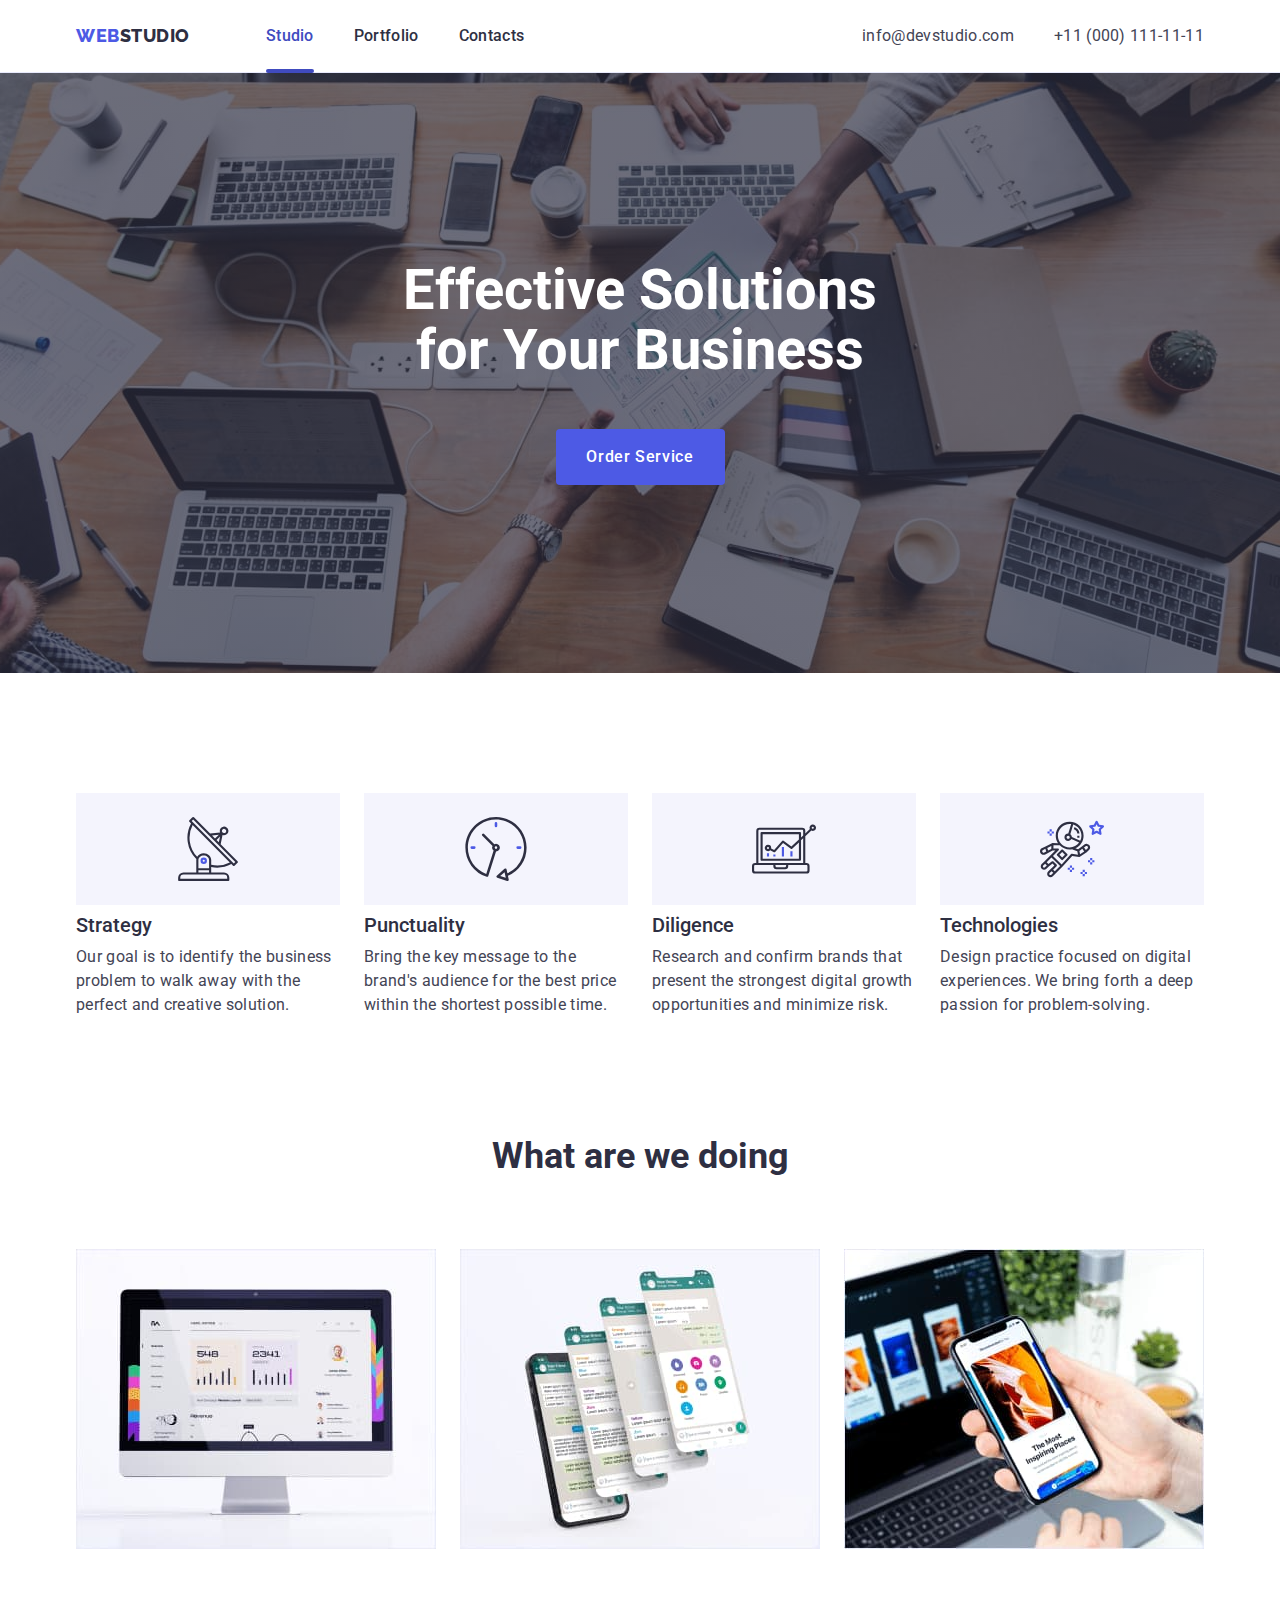
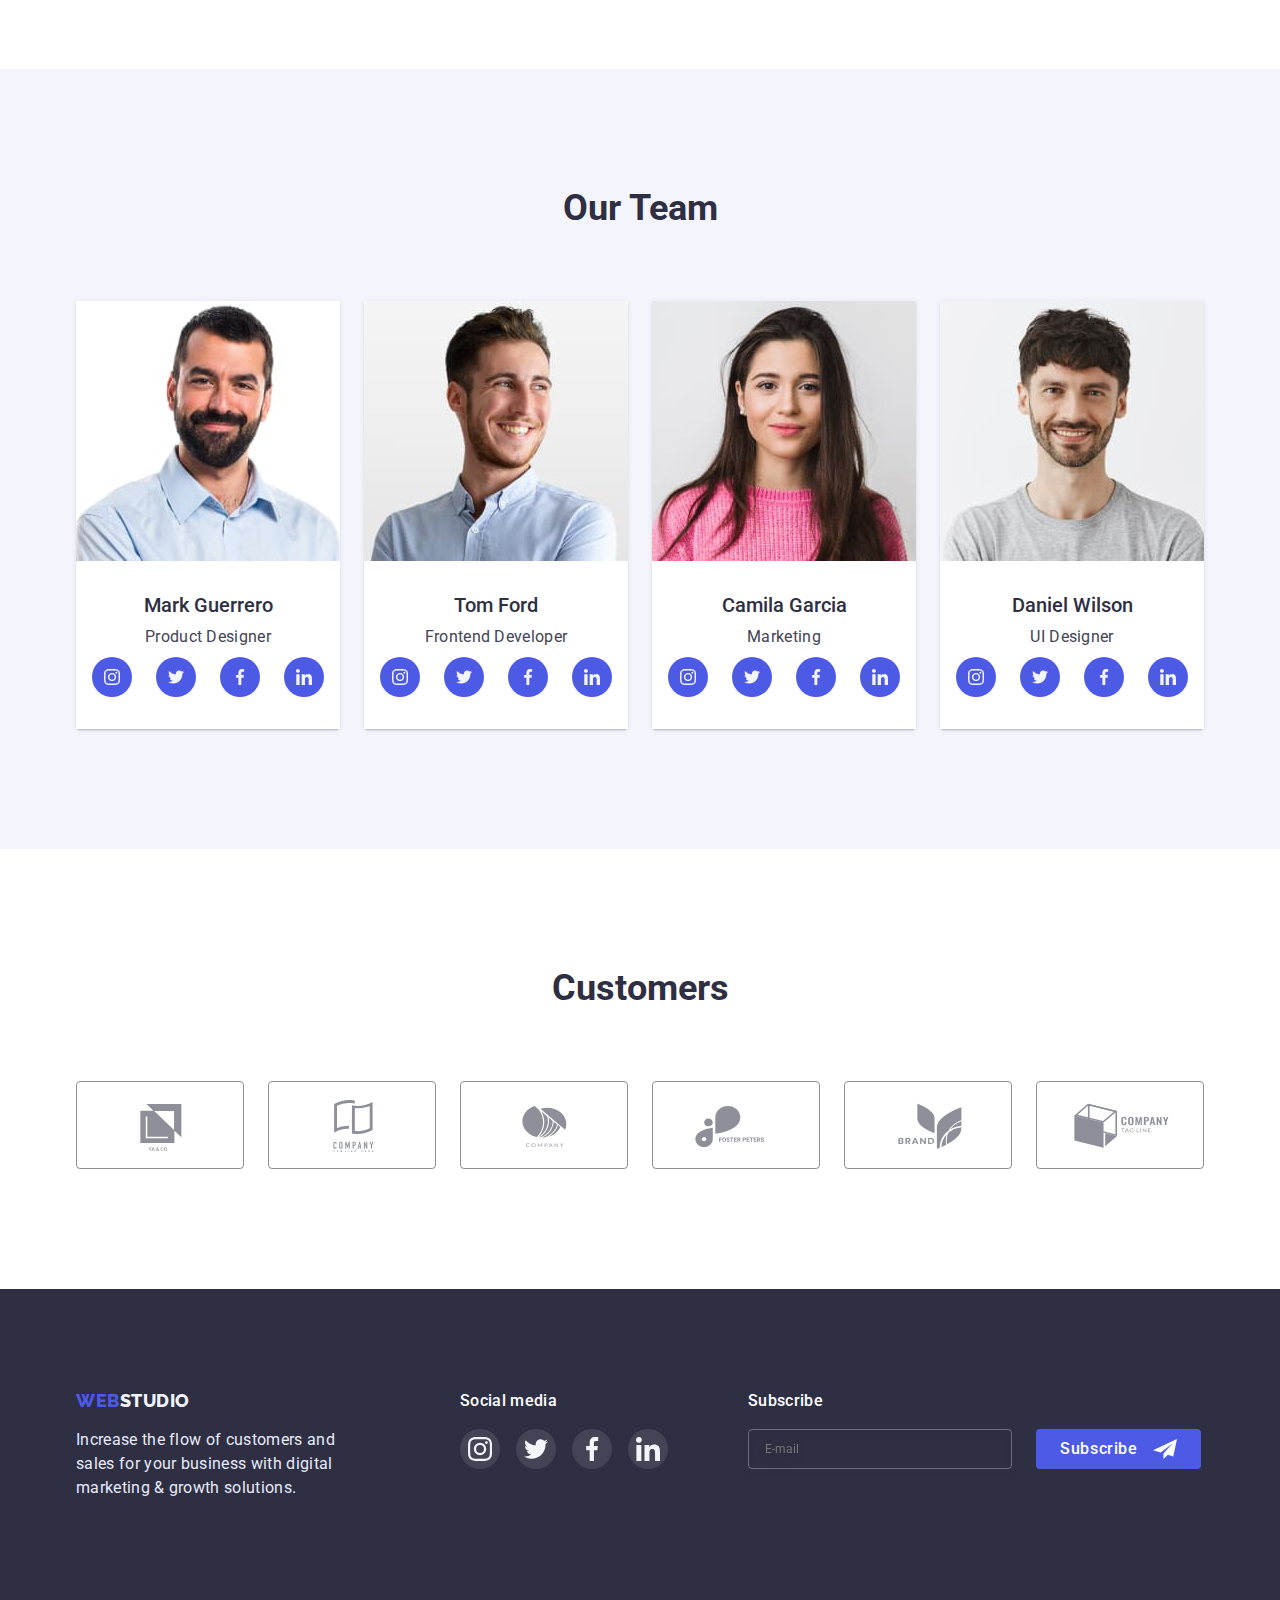
<file: index.html>
<!DOCTYPE html>
<html lang="en">

<head>
    <meta charset="UTF-8">
    <meta http-equiv="X-UA-Compatible" content="IE=edge">
    <meta name="viewport" content="width=device-width, initial-scale=1.0">
    <title>WebStudio</title>
    <link href="https://cdnjs.cloudflare.com/ajax/libs/modern-normalize/1.1.0/modern-normalize.min.css"
        rel="stylesheet">
    <link href="https://fonts.googleapis.com" rel="preconnect">
    <link href="https://fonts.gstatic.com" rel="preconnect" crossorigin>
    <link href="https://fonts.googleapis.com/css2?family=Raleway:wght@800&family=Roboto:wght@400;500;700&display=swap"
        rel="stylesheet">
    <link href="./css/styles.css" rel="stylesheet">
</head>

<!-- Main page -->

<body>

    <!-- Navigation -->
    <header class="header">

        <div class="container header-container">
            <nav class="header-navigation">
                <a class="header-logo" href="./index.html">Web<span class="logo-item">Studio</span></a>

                <ul class="site-nav list">
                    <li>
                        <a class="header-link link current" href="./index.html">Studio</a>
                    </li>
                    <li>
                        <a class="header-link link" href="./portfolio.html">Portfolio</a>
                    </li>
                    <li>
                        <a class="header-link link" href="#">Contacts</a>
                    </li>
                </ul>

            </nav>

            <address>
                <ul class="address-list list">
                    <li>
                        <a class="address-link link" href="mailto:info@devstudio.com">info@devstudio.com</a>
                    </li>
                    <li>
                        <a class="address-link link" href="tel:+110001111111">+11 (000) 111-11-11</a>

                    </li>
                </ul>
            </address>

        </div>

    </header>

    <main>

        <!-- section_1 Hero-->
        <section class="hero bg-images">

            <div class="hero-container">
                <h1 class="hero-title">Effective Solutions for Your Business</h1>
                <button class="hero-btn open-modal" data-modal-open type="button">Order Service</button>
            </div>

        </section>

        <!-- section_2 features-->

        <section class="features-section">

            <div class="container features-container">

                <h2 class="section-title visually-hidden">Features</h2>

                <ul class="feature-list list">
                    <li class="feature-list-item">
                        <div class="features-icon-item">
                            <svg class="features-icon" width="64" height="64">
                                <use href="./images/icons.svg#icon-antenna"></use>
                            </svg>
                        </div>
                        <h3 class="title">Strategy</h3>
                        <p class="feature-text">Our goal is to identify the business problem to walk away with the
                            perfect and creative solution.
                        </p>
                    </li>
                    <li class="feature-list-item">
                        <div class="features-icon-item">
                            <svg class="features-icon" width="64" height="64">
                                <use href="./images/icons.svg#icon-clock"></use>
                            </svg>
                        </div>
                        <h3 class="title">Punctuality</h3>
                        <p class="feature-text">Bring the key message to the brand's audience for the best price within
                            the shortest possible time.
                        </p>
                    </li>
                    <li class="feature-list-item">
                        <div class="features-icon-item">
                            <svg class="features-icon" width="64" height="64">
                                <use href="./images/icons.svg#icon-diagram"></use>
                            </svg>
                        </div>
                        <h3 class="title">Diligence</h3>
                        <p class="feature-text">Research and confirm brands that present the strongest digital growth
                            opportunities
                            and minimize
                            risk.</p>
                    </li>
                    <li class="feature-list-item">
                        <div class="features-icon-item">
                            <svg class="features-icon" width="64" height="64">
                                <use href="./images/icons.svg#icon-astronaut"></use>
                            </svg>
                        </div>
                        <h3 class="title">Technologies</h3>
                        <p class="feature-text">Design practice focused on digital experiences. We bring forth a deep
                            passion
                            for
                            problem-solving.
                        </p>
                    </li>
                </ul>

            </div>

        </section>

        <!-- section_3 -->

        <section class="activities-section">

            <div class="container">

                <h2 class="section-title">What are we doing</h2>

                <ul class="activities-list list ">
                    <li>
                        <img src="./images/Rectangle_1.jpg" alt="computer monitor" width="360">
                    </li>
                    <li>
                        <img src="./images/Rectangle_2.jpg" alt="smartphones" width="360">
                    </li>
                    <li>
                        <img src="./images/Rectangle_3.jpg" alt="smartphone in hand" width="360">
                    </li>
                </ul>
            </div>

        </section>

        <!-- section_4 Our Team -->

        <section class="team-section">

            <div class="container">

                <h2 class="section-title">Our Team</h2>

                <ul class="team-list list">
                    <li class="team-item">
                        <img src="./images/img_0.jpg" alt="foto Mark Guerrero" width="264">
                        <div class="card-wraper">
                            <h3 class="title">Mark Guerrero</h3>
                            <p class="text">Product Designer</p>
                            <ul class="social-list list">
                                <li class="team-soc-item">
                                    <a class="social-link team-social-link" href="#">
                                        <svg class="social-icon" width="16" height="100%">
                                            <use href="./images/icons.svg#icon-instagram"></use>
                                        </svg>
                                    </a>
                                </li>
                                <li class="team-soc-item">
                                    <a class="social-link team-social-link" href="#">
                                        <svg class="social-icon" width="16" height="100%">
                                            <use href="./images/icons.svg#icon-twitter"></use>
                                        </svg>
                                    </a>
                                </li>
                                <li class="team-soc-item">
                                    <a class="social-link team-social-link" href="#">
                                        <svg class="social-icon" width="16" height="100%">
                                            <use href="./images/icons.svg#icon-facebook"></use>
                                        </svg>
                                    </a>
                                </li>
                                <li class="team-soc-item">
                                    <a class="social-link team-social-link" href="#">
                                        <svg class="social-icon" width="16" height="100%">
                                            <use href="./images/icons.svg#icon-linkedin"></use>
                                        </svg>
                                    </a>
                                </li>
                            </ul>
                        </div>
                    </li>
                    <li class="team-item">
                        <img src="./images/img_1.jpg" alt="foto Tom Ford" width="264">
                        <div class="card-wraper">
                            <h3 class="title">Tom Ford</h3>
                            <p class="text">Frontend Developer</p>
                            <ul class="social-list list">
                                <li class="team-soc-item">
                                    <a class="social-link team-social-link" href="#">
                                        <svg class="social-icon" width="16" height="100%">
                                            <use href="./images/icons.svg#icon-instagram"></use>
                                        </svg>
                                    </a>
                                </li>
                                <li class="team-soc-item">
                                    <a class="social-link team-social-link" href="#">
                                        <svg class="social-icon" width="16" height="100%">
                                            <use href="./images/icons.svg#icon-twitter"></use>
                                        </svg>
                                    </a>
                                </li>
                                <li class="team-soc-item">
                                    <a class="social-link team-social-link" href="#">
                                        <svg class="social-icon" width="16" height="100%">
                                            <use href="./images/icons.svg#icon-facebook"></use>
                                        </svg>
                                    </a>
                                </li>
                                <li class="team-soc-item">
                                    <a class="social-link team-social-link" href="#">
                                        <svg class="social-icon" width="16" height="100%">
                                            <use href="./images/icons.svg#icon-linkedin"></use>
                                        </svg>
                                    </a>
                                </li>
                            </ul>
                        </div>
                    </li>
                    <li class="team-item">
                        <img src="./images/img_2.jpg" alt="foto Camila Garcia" width="264">
                        <div class="card-wraper">
                            <h3 class="title">Camila Garcia</h3>
                            <p class="text">Marketing</p>
                            <ul class="social-list list">
                                <li class="team-soc-item">
                                    <a class="social-link team-social-link" href="#">
                                        <svg class="social-icon" width="16" height="100%">
                                            <use href="./images/icons.svg#icon-instagram"></use>
                                        </svg>
                                    </a>
                                </li>
                                <li class="team-soc-item">
                                    <a class="social-link team-social-link" href="#">
                                        <svg class="social-icon" width="16" height="100%">
                                            <use href="./images/icons.svg#icon-twitter"></use>
                                        </svg>
                                    </a>
                                </li>
                                <li class="team-soc-item">
                                    <a class="social-link team-social-link" href="#">
                                        <svg class="social-icon" width="16" height="100%">
                                            <use href="./images/icons.svg#icon-facebook"></use>
                                        </svg>
                                    </a>
                                </li>
                                <li class="team-soc-item">
                                    <a class="social-link team-social-link" href="#">
                                        <svg class="social-icon" width="16" height="100%">
                                            <use href="./images/icons.svg#icon-linkedin"></use>
                                        </svg>
                                    </a>
                                </li>
                            </ul>
                        </div>
                    </li>
                    <li class="team-item">
                        <img src="./images/img_3.jpg" alt="foto Daniel Wilson" width="264">
                        <div class="card-wraper">
                            <h3 class="title">Daniel Wilson</h3>
                            <p class="text">UI Designer</p>
                            <ul class="social-list list">
                                <li class="team-soc-item">
                                    <a class="social-link team-social-link" href="#">
                                        <svg class="social-icon" width="16" height="100%">
                                            <use href="./images/icons.svg#icon-instagram"></use>
                                        </svg>
                                    </a>
                                </li>
                                <li class="team-soc-item">
                                    <a class="social-link team-social-link" href="#">
                                        <svg class="social-icon" width="16" height="100%">
                                            <use href="./images/icons.svg#icon-twitter"></use>
                                        </svg>
                                    </a>
                                </li>
                                <li class="team-soc-item">
                                    <a class="social-link team-social-link" href="#">
                                        <svg class="social-icon" width="16" height="100%">
                                            <use href="./images/icons.svg#icon-facebook"></use>
                                        </svg>
                                    </a>
                                </li>
                                <li class="team-soc-item">
                                    <a class="social-link team-social-link" href="#">
                                        <svg class="social-icon" width="16" height="100%">
                                            <use href="./images/icons.svg#icon-linkedin"></use>
                                        </svg>
                                    </a>
                                </li>
                            </ul>
                        </div>
                    </li>
                </ul>

            </div>

        </section>

        <section class="customers-section">

            <div class="container">
                <h2 class="section-title">Customers</h2>
                <ul class="customers-lisl list">
                    <li class="customers-item">
                        <a class="customers-link link" href="#">
                            <svg class="customers-icon" width="104" height="56">
                                <use href="./images/icons.svg#icon-Logo"></use>
                            </svg>
                        </a>
                    </li>
                    <li class="customers-item">
                        <a class="customers-link link" href="#">
                            <svg class="customers-icon" width="104" height="56">
                                <use href="./images/icons.svg#icon-Logo1"></use>
                            </svg>
                        </a>
                    </li>
                    <li class="customers-item">
                        <a class="customers-link link" href="#">
                            <svg class="customers-icon" width="104" height="56">
                                <use href="./images/icons.svg#icon-Logo2"></use>
                            </svg>
                        </a>
                    </li>
                    <li class="customers-item">
                        <a class="customers-link link" href="#">
                            <svg class="customers-icon" width="104" height="56">
                                <use href="./images/icons.svg#icon-Logo3"></use>
                            </svg>
                        </a>
                    </li>
                    <li class="customers-item">
                        <a class="customers-link link" href="#">
                            <svg class="customers-icon" width="104" height="56">
                                <use href="./images/icons.svg#icon-Logo4"></use>
                            </svg>
                        </a>
                    </li>
                    <li class="customers-item">
                        <a class="customers-link link" href="#">
                            <svg class="customers-icon" width="104" height="56">
                                <use href="./images/icons.svg#icon-Logo5"></use>
                            </svg>
                        </a>
                    </li>

                </ul>
            </div>
        </section>





    </main>


    <!-- footer -->

    <footer class="footer">

        <div class="container footer-wrapper">

            <div class="footer-container">
                <a class="footer-logo" href="./index.html">Web<span class="logo-item">Studio</span></a>
                <p class="text">Increase the flow of customers and sales for your business with digital marketing &
                    growth
                    solutions.</p>
            </div>
            <div class="footer-social-container">
                <p class="footer-social-title">Social media</p>
                <ul class="social-items list">
                    <li class="social-item">
                        <a class="social-link footer-social-link" href="#">
                            <svg class="social-icon" width="24" height="24">
                                <use href="./images/icons.svg#icon-instagram"></use>
                            </svg>
                        </a>
                    </li>
                    <li class="social-item">
                        <a class="social-link footer-social-link" href="#">
                            <svg class="social-icon" width="24" height="24">
                                <use href="./images/icons.svg#icon-twitter"></use>
                            </svg>
                        </a>
                    </li>
                    <li class="social-item">
                        <a class="social-link footer-social-link" href="#">
                            <svg class="social-icon" width="24" height="24">
                                <use href="./images/icons.svg#icon-facebook"></use>
                            </svg>
                        </a>
                    </li>
                    <li class="social-item">
                        <a class="social-link footer-social-link" href="#">
                            <svg class="social-icon" width="24" height="24">
                                <use href="./images/icons.svg#icon-linkedin"></use>
                            </svg>
                        </a>
                    </li>
                </ul>

            </div>
            <div class="subscribe-wrapper">
                <p class="subscribe-title">Subscribe</p>
                <form class="subscribe-form">
                    <input class="subscribe-input" type="email" name="subscribe-email" placeholder="E-mail" required>
                    <button class="subscribe-btn" type="submit">
                        Subscribe
                        <svg class="subscribe-btn-icon" width="24" height="24">
                            <use href="./images/icons.svg#icon-subscribe"></use>
                        </svg>
                    </button>
                </form>
            </div>
        </div>



    </footer>

    <div class="backdrop is-hidden" data-modal>
        <div class="modal">
            <button class="modal-close-btn" data-modal-close type="button">
                <svg class="modal-close-icon" width="8" height="8">
                    <use href="./images/icons.svg#icon-close-black"></use>
                </svg>
            </button>
            <p class="form-title">Leave your contacts and we will call you back</p>

            <form class="modal-form">

                <label class="input-box">
                    <span class="input-lable">Name</span>

                    <input class="modal-input" name="user-name" type="text" required pattern="[a-zA-Za-яА-ЯіІїЇ\s]+" autofocus>
                    <svg class="modal-icon" width="18" height="24">
                        <use href="./images/icons.svg#icon-person"></use>
                    </svg>
                </label>

                <label class="input-box">
                    <span class="input-lable">Phone</span>

                    <input class="modal-input" name="user-phone" type="tel" required>
                    <svg class="modal-icon" width="18" height="24">
                        <use href="./images/icons.svg#icon-phone"></use>
                    </svg>
                </label>

                <label class="input-box">
                    <span class="input-lable">Email</span>

                    <input class="modal-input" name="user-email" type="email" required>
                    <svg class="modal-icon" width="18" height="24">
                        <use href="./images/icons.svg#icon-email"></use>
                    </svg>
                </label>

                <label class="input-box comment-box">
                    <span class="input-lable">Comment</span>
                    <textarea class="modal-input comment-input" name="user-comment" placeholder="Text input" ></textarea>
                </label>


                <label class="check-box">
                    <input type="checkbox" class="private-policy-check visually-hidden" name="private-policy" required>
                    <span class="checkbox-icon">
                        <svg width="10" height="8">
                            <use href="./images/icons.svg#icon-done"></use>
                        </svg>
                    </span>
                    <span class="private-policy-label">
                        I accept the terms and conditions of the
                        <a class="private-policy-link link" href="#">Privacy Policy</a>
                    </span>
                </label>


                <button class="btn form-send-btn" type="submit">Send</button>

            </form>
        </div>
    </div>

    <script src="./js/modal.js"></script>

</body>

</html>
</file>
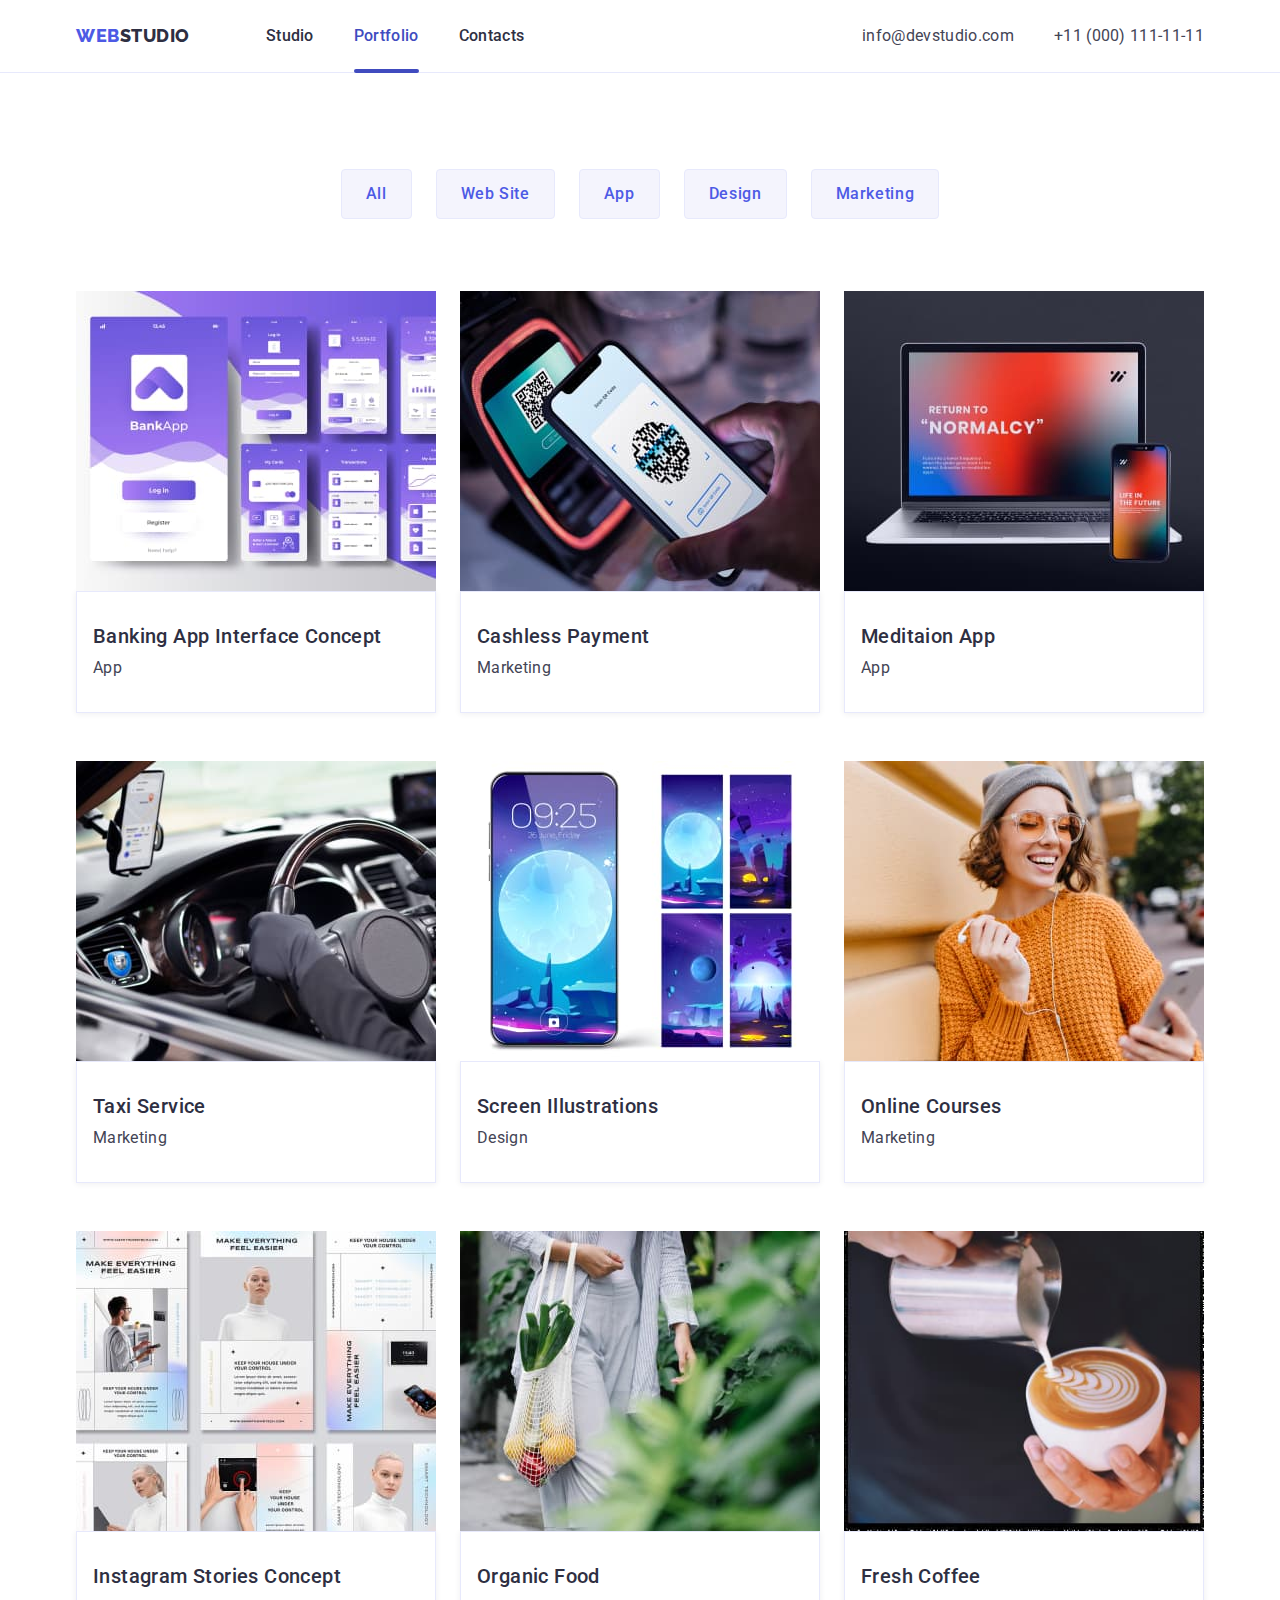
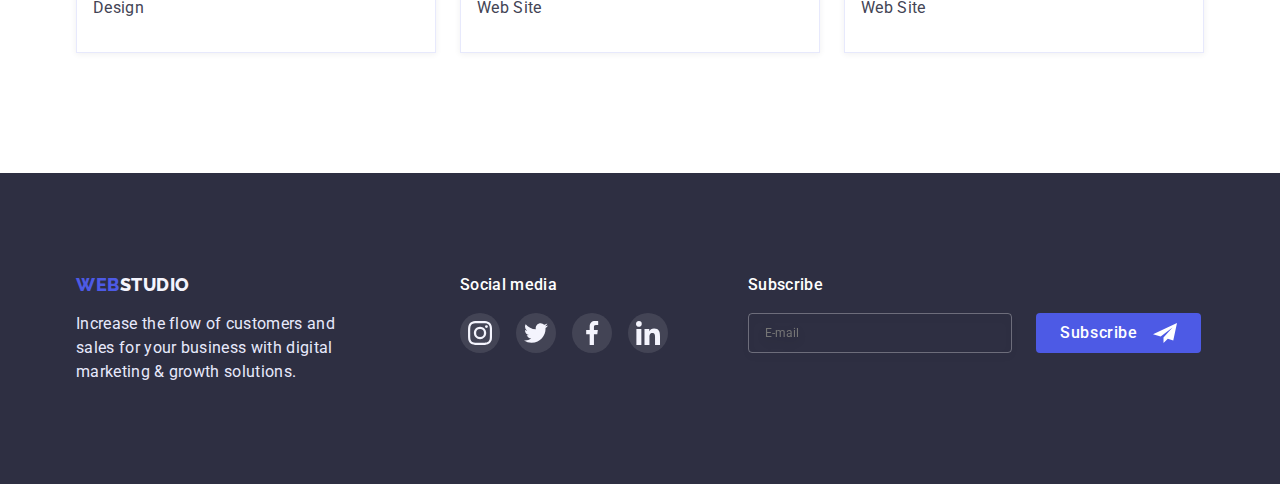
<file: portfolio.html>
<!DOCTYPE html>
<html lang="en">

<head>
    <meta charset="UTF-8">
    <meta http-equiv="X-UA-Compatible" content="IE=edge">
    <meta name="viewport" content="width=device-width, initial-scale=1.0">
    <title>WebStudio</title>
    <link rel="stylesheet"
        href="https://cdnjs.cloudflare.com/ajax/libs/modern-normalize/1.1.0/modern-normalize.min.css">
    <link rel="preconnect" href="https://fonts.googleapis.com">
    <link rel="preconnect" href="https://fonts.gstatic.com" crossorigin>
    <link href="https://fonts.googleapis.com/css2?family=Raleway:wght@800&family=Roboto:wght@400;500;700&display=swap"
        rel="stylesheet">
    <link rel="stylesheet" href="./css/styles.css">
</head>


<!-- Portfolio -->

<body>

    <!-- Page header -->

    <header class="header">

        <div class="container header-container">

            <nav class="header-navigation">
                <a href="./index.html" class="header-logo">Web<span class="logo-item">Studio</span></a>

                <ul class="site-nav list">
                    <li>
                        <a href="./index.html" class="header-link link">Studio</a>
                    </li>
                    <li>
                        <a href="./portfolio.html" class="header-link link current">Portfolio</a>
                    </li>
                    <li>
                        <a href="" class="header-link link">Contacts</a>
                    </li>
                </ul>
            </nav>

            <address>
                <ul class="address-list list">
                    <li>
                        <a href="mailto:info@devstudio.com" class="address-link link">info@devstudio.com</a>
                    </li>
                    <li>
                        <a href="tel:+110001111111" class="address-link link">+11 (000) 111-11-11</a>

                    </li>
                </ul>
            </address>

        </div>

    </header>

    <main>
        <!-- Filters -->

        <section class="portfolio">

            <div class="container">

                <h1 class="visually-hidden">Filters</h1>

                <ul class="filters-list">
                    <li><button type="button" class="filters-btn btn">All</button></li>
                    <li><button type="button" class="filters-btn btn">Web Site</button></li>
                    <li><button type="button" class="filters-btn btn">App</button></li>
                    <li><button type="button" class="filters-btn btn">Design</button></li>
                    <li><button type="button" class="filters-btn btn">Marketing</button></li>
                </ul>


                <!-- List of cards -->

                <ul class="portfolio-cards-list">

                    <!-- Row-1 -->

                    <li class="portfolio-cards-item">
                        <a href="" class="portfolio-item-link link">

                            <div class="portfolio-card-image-wrapper">
                                <img src="./images/img_4.jpg" alt="multiple site pages" width="360" height="300">
                                <p class="portfolio-card-overlay overlay-text">14 Stylish and User-Friendly App Design
                                    Concepts · Task Manager App · Calorie Tracker App · Exotic Fruit Ecommerce App ·
                                    Cloud Storage App</p>
                            </div>

                            <div class="cards-wraper portfolio-cards-border">
                                <h2 class="cards-title">Banking App Interface Concept</h2>
                                <p class="cards-text">App</p>
                            </div>
                        </a>

                    </li>
                    <li class="portfolio-cards-item">
                        <a href="" class="portfolio-item-link link">

                            <div class="portfolio-card-image-wrapper">
                                <img src="./images/img_5.jpg" alt="Smartphone reads QR code" width="360" height="300">
                                <p class="portfolio-card-overlay overlay-text">14 Stylish and User-Friendly App Design
                                    Concepts · Task Manager App · Calorie Tracker App · Exotic Fruit Ecommerce App ·
                                    Cloud Storage App</p>
                            </div>

                            <div class="cards-wraper portfolio-cards-border">
                                <h2 class="cards-title">Cashless Payment</h2>
                                <p class="cards-text">Marketing</p>
                            </div>
                        </a>

                    </li>
                    <li class="portfolio-cards-item">
                        <a href="" class="portfolio-item-link link">

                            <div class="portfolio-card-image-wrapper">
                                <img src="./images/img_6.jpg" alt="Laptop and smartphone" width="360" height="300">
                                <p class="portfolio-card-overlay overlay-text">14 Stylish and User-Friendly App Design
                                    Concepts · Task Manager App · Calorie Tracker App · Exotic Fruit Ecommerce App ·
                                    Cloud Storage App</p>

                            </div>
                            <div class="cards-wraper portfolio-cards-border">
                                <h2 class="cards-title">Meditaion App</h2>
                                <p class="cards-text">App</p>
                            </div>
                        </a>

                    </li>

                    <!-- Row-2 -->

                    <li class="portfolio-cards-item">
                        <a href="" class="portfolio-item-link link">

                            <div class="portfolio-card-image-wrapper">
                                <img src="./images/img_7.jpg" alt="Driver's car cab" width="360" height="300">
                                <p class="portfolio-card-overlay overlay-text">14 Stylish and User-Friendly App Design
                                    Concepts · Task Manager App · Calorie Tracker App · Exotic Fruit Ecommerce App ·
                                    Cloud Storage App</p>

                            </div>
                            <div class="cards-wraper portfolio-cards-border">
                                <h2 class="cards-title">Taxi Service</h2>
                                <p class="cards-text">Marketing</p>
                            </div>
                        </a>

                    </li>
                    <li class="portfolio-cards-item">
                        <a href="" class="portfolio-item-link link">

                            <div class="portfolio-card-image-wrapper">
                                <img src="./images/img_8.jpg" alt="Smartphone screen" width="360" height="300">
                                <p class="portfolio-card-overlay overlay-text">14 Stylish and User-Friendly App Design
                                    Concepts · Task Manager App · Calorie Tracker App · Exotic Fruit Ecommerce App ·
                                    Cloud Storage App</p>
                            </div>

                            <div class="cards-wraper portfolio-cards-border">
                                <h2 class="cards-title">Screen Illustrations</h2>
                                <p class="cards-text">Design</p>
                            </div>
                        </a>

                    </li>
                    <li class="portfolio-cards-item">
                        <a href="" class="portfolio-item-link link">

                            <div class="portfolio-card-image-wrapper">
                                <img src="./images/img_9.jpg" alt="Girl with a phone in her hands" width="360"
                                    height="300">
                                <p class="portfolio-card-overlay overlay-text">14 Stylish and User-Friendly App Design
                                    Concepts · Task Manager App · Calorie Tracker App · Exotic Fruit Ecommerce App ·
                                    Cloud Storage App</p>
                            </div>

                            <div class="cards-wraper portfolio-cards-border">
                                <h2 class="cards-title">Online Courses</h2>
                                <p class="cards-text">Marketing</p>
                            </div>
                        </a>

                    </li>

                    <!-- Row-3 -->

                    <li class="portfolio-cards-item">
                        <a href="" class="portfolio-item-link link">

                            <div class="portfolio-card-image-wrapper">
                                <img src="./images/img_10.jpg" alt="Content web pages" width="360" height="300">
                                <p class="portfolio-card-overlay overlay-text">14 Stylish and User-Friendly App Design
                                    Concepts · Task Manager App · Calorie Tracker App · Exotic Fruit Ecommerce App ·
                                    Cloud Storage App</p>
                            </div>

                            <div class="cards-wraper portfolio-cards-border">
                                <h2 class="cards-title">Instagram Stories Concept</h2>
                                <p class="cards-text">Design</p>
                            </div>
                        </a>
                    </li>
                    <li class="portfolio-cards-item">
                        <a href="" class="portfolio-item-link link">

                            <div class="portfolio-card-image-wrapper">
                                <img src="./images/img_11.jpg" alt="Woman with grocery bag" width="360" height="300">
                                <p class="portfolio-card-overlay overlay-text">14 Stylish and User-Friendly App Design
                                    Concepts · Task Manager App · Calorie Tracker App · Exotic Fruit Ecommerce App ·
                                    Cloud Storage App</p>
                            </div>

                            <div class="cards-wraper portfolio-cards-border">
                                <h2 class="cards-title">Organic Food</h2>
                                <p class="cards-text">Web Site</p>
                            </div>
                        </a>

                    </li>
                    <li class="portfolio-cards-item">
                        <a href="" class="portfolio-item-link link">

                            <div class="portfolio-card-image-wrapper">
                                <img src="./images/img_12.jpg" alt="A cup of coffee" width="360" height="300">
                                <p class="portfolio-card-overlay overlay-text">14 Stylish and User-Friendly App Design
                                    Concepts · Task Manager App · Calorie Tracker App · Exotic Fruit Ecommerce App ·
                                    Cloud Storage App</p>
                            </div>

                            <div class="cards-wraper portfolio-cards-border">
                                <h2 class="cards-title">Fresh Coffee</h2>
                                <p class="cards-text">Web Site</p>
                            </div>
                        </a>

                    </li>

                </ul>

            </div>
            </div>

        </section>

    </main>

    <!-- footer -->

    <footer class="footer">

        <div class="container footer-wrapper">

            <div class="footer-container">
                <a class="footer-logo" href="./index.html">Web<span class="logo-item">Studio</span></a>
                <p class="text">Increase the flow of customers and sales for your business with digital marketing &
                    growth
                    solutions.</p>
            </div>
            <div class="footer-social-container">
                <p class="footer-social-title">Social media</p>
                <ul class="social-items list">
                    <li class="social-item">
                        <a class="social-link footer-social-link" href>
                            <svg class="social-icon" width="24" height="24">
                                <use href="./images/icons.svg#icon-instagram"></use>
                            </svg>
                        </a>
                    </li>
                    <li class="social-item">
                        <a class="social-link footer-social-link" href>
                            <svg class="social-icon" width="24" height="24">
                                <use href="./images/icons.svg#icon-twitter"></use>
                            </svg>
                        </a>
                    </li>
                    <li class="social-item">
                        <a class="social-link footer-social-link" href>
                            <svg class="social-icon" width="24" height="24">
                                <use href="./images/icons.svg#icon-facebook"></use>
                            </svg>
                        </a>
                    </li>
                    <li class="social-item">
                        <a class="social-link footer-social-link" href>
                            <svg class="social-icon" width="24" height="24">
                                <use href="./images/icons.svg#icon-linkedin"></use>
                            </svg>
                        </a>
                    </li>
                </ul>

            </div>
            <div class="subscribe-wrapper">
                <p class="subscribe-title">Subscribe</p>
                <form class="subscribe-form">
                    <input class="subscribe-input" type="email" name="subscribe-email" placeholder="E-mail" required>
                    <button class="subscribe-btn" type="submit">
                        Subscribe
                        <svg class="subscribe-btn-icon" width="24" height="24">
                            <use href="./images/icons.svg#icon-subscribe"></use>
                        </svg>
                    </button>
                </form>
            </div>
        </div>



    </footer>
</body>

</html>
</file>
<file: css/styles.css>
/*---------------------------------------------------------------- MAIN STYLES ----------------------------------------------------------------*/

:root {
  --primary-text-color: #434455;
  --title-text-color: #2e2f42;
  --accent-color: #404bbf;
  --primary-brand-color: #4d5ae5;
  --light-color: #f4f4fd;
  --white-color: #ffffff;
  --subtle-backgrounds-color: #e7e9fc;
  --helper-text: #8e8f99;
  --sacaaes-color: #31d0aa;
  --modal-background: #fcfcfc;
  --black-color: #000;
  --hover-transition: 250ms cubic-bezier(0.4, 0, 0.2, 1);
}

body {
  background-color: var(--white-color);
  color: var(--primary-text-color);
  font-family: Roboto, sans-serif;
}

ul {
  list-style: none;
  margin: 0;
  padding-left: 0;
}

.link {
  text-decoration: none;
  line-height: 1.5;
  letter-spacing: 0.02em;
}

button {
  border: none;
  cursor: pointer;
}

p,
h1,
h2,
h3,
h4,
h5,
h6 {
  margin: 0;
}

img {
  display: block;
}

.container {
  width: 1158px;
  padding-left: 15px;
  padding-right: 15px;
  margin-left: auto;
  margin-right: auto;
}

/*---------------------------------------------------------------- HEADER ----------------------------------------------------------------*/

.header {
  padding-top: 24px;
  padding-bottom: 24px;
  border-bottom: 1px solid var(--subtle-backgrounds-color);
}

.header-logo {
  color: var(--primary-brand-color);
  font-family: Raleway, sans-serif;
  font-weight: 800;
  font-size: 18px;
  line-height: 1.3;
  text-transform: uppercase;
  letter-spacing: 0.03em;
  text-decoration: none;

  margin-right: 76px;
}

.logo-item {
  color: var(--title-text-color);
}

.header-navigation {
  display: flex;
  align-items: center;
  margin-right: auto;
}

.header-link {
  position: relative;

  color: var(--title-text-color);
  font-weight: 500;
  font-size: 16px;
  line-height: 1.5;
  letter-spacing: 0.02em;
  transition: color var(--hover-transition);
}

.site-nav {
  display: flex;
  gap: 40px;
}

.address-link {
  font-style: normal;
  color: var(--primary-text-color);
  font-size: 16px;
  line-height: 1.5;
  letter-spacing: 0.02em;
  transition: color var(--hover-transition);
}

.address-link:hover,
.address-link:focus {
  color: var(--accent-color);
}

.address-list {
  display: flex;
  gap: 40px;
}

.header-container {
  display: flex;
  align-items: center;
}

.header-link:hover,
.header-link:focus,
.header-link.current {
  color: var(--accent-color);
}

.header-link.current::after {
  display: block;
  content: "";
  position: absolute;
  left: 0;
  bottom: -28px;
  width: 100%;
  height: 4px;
  border-radius: 2px;
  background-color: var(--accent-color);

  pointer-events: none;
  transition: background-color var(--hover-transition);
}

/*---------------------------------------------------------------- HERO ----------------------------------------------------------------*/

.hero {
  background-color: var(--title-text-color);
  padding-top: 188px;
  padding-bottom: 188px;
}

.bg-images {
  max-width: 1440px;
  height: 600px;
  margin-left: auto;
  margin-right: auto;
  background-image: linear-gradient(
      to right,
      rgba(46, 47, 66, 0.7),
      rgba(46, 47, 66, 0.7)
    ),
    url(../images/people-office.jpg);

  background-repeat: no-repeat;
  background-size: cover;
  background-position: center;
}

.hero-container {
  width: 496px;
  margin-left: auto;
  margin-right: auto;
}

.hero-title {
  color: var(--white-color);
  font-weight: 700;
  font-size: 56px;
  text-align: center;
  line-height: 1.07;
  margin-bottom: 48px;
  text-align: center;
}

.hero-btn {
  font-family: inherit;
  background-color: var(--primary-brand-color);
  color: var(--white-color);
  font-weight: 500;
  font-size: 16px;
  line-height: 1.5;
  letter-spacing: 0.04em;

  display: block;
  margin: 0 auto;
  width: 169px;
  height: 56px;

  border-radius: 4px;

  transition: background-color var(--hover-transition),
    box-shadow var(--hover-transition);
}

.hero-btn:hover,
.hero-btn:focus {
  background-color: var(--accent-color);
  box-shadow: 0px 4px 4px rgba(0, 0, 0, 0.15);
}

.backdrop {
  position: fixed;
  top: 0;
  left: 0;
  width: 100%;
  height: 100%;
  background-color: rgba(46, 47, 66, 0.4);
  transition: opacity var(--hover-transition),
    visibility var(--hover-transition);
}

.backdrop.is-hidden {
  opacity: 0;
  pointer-events: none;
}

.modal {
  position: absolute;
  top: 50%;
  left: 50%;
  transform: translate(-50%, -50%);
  opacity: 1;
  width: 408px;
  padding: 72px 24px 24px;
  border-radius: 4px;

  background: var(--modal-background);
  box-shadow: 0px 1px 1px rgba(0, 0, 0, 0.14), 0px 1px 3px rgba(0, 0, 0, 0.12),
    0px 2px 1px rgba(0, 0, 0, 0.2);
  transition: box-shadow var(--hover-transition);
}

.modal-close-btn {
  width: 24px;
  height: 24px;
  border-radius: 50%;
  padding: 0;
  display: flex;
  justify-content: center;
  align-items: center;
  cursor: pointer;
  position: absolute;
  top: 24px;
  right: 24px;
  background-color: var(--subtle-backgrounds-color);
  border: 1px solid rgba(0, 0, 0, 0.1);
  transition: background-color var(--hover-transition);
}

.modal-close-btn:hover,
.modal-close-btn:focus,
.modal-close-icon:hover,
.modal-close-icon:focus {
  background-color: var(--accent-color);
  fill: var(--white-color);
}

.modal-form {
  display: flex;
  flex-direction: column;
  justify-content: center;
}

.form-title {
  font-weight: 500;
  font-size: 16px;
  line-height: 1.5;
  text-align: center;
  letter-spacing: 0.02em;
  color: var(--title-text-color);
  margin-bottom: 16px;
}

.input-lable {
  margin-bottom: 4px;
  font-size: 12px;
  line-height: 1.17;
  letter-spacing: 0.04em;
  color: var(--helper-text);
}

.input-box {
  margin-bottom: 8px;
  display: flex;
  flex-direction: column;
  position: relative;
}

.modal-input {
  padding-left: 38px;
  height: 40px;
}

.modal-input {
  width: 100%;
  font-size: 12px;
  font-size: 12px;
  line-height: 1.33;
  letter-spacing: 0.04em;
  border: 1px solid rgba(33, 33, 33, 0.2);
  border-radius: 4px;
  transition: border-color 2s cubic-bezier(0.075, 0.82, 0.165, 1);
  background-color: transparent;
  color: rgba(117, 117, 117, 0.5);
  transition: var(--hover-transition);
  outline: none;
}

.input-box:focus-within .modal-input {
  border-color: var(--accent-color);
}

.modal-icon {
  transition: var(--hover-transition);
}

.modal-icon {
  position: absolute;
  bottom: 8px;
  left: 16px;
  fill: var(--title-text-color);
}

.input-box:focus-within .modal-icon {
  fill: var(--accent-color);
}

.comment-box {
  margin-bottom: 16px;
}

.comment-input {
  height: 120px;
  padding: 8px 16px;
  resize: none;
  font-size: 12px;
  line-height: 1.33;
  letter-spacing: 0.04em;
  color: rgba(117, 117, 117, 0.5);
  resize: none;
}

.check-box {
  margin-bottom: 24px;
  display: flex;
}

.checkbox-icon {
  width: 16px;
  height: 16px;
  display: flex;
  justify-content: center;
  align-items: center;
  border: 1.25px solid var(--title-text-color);
  border-radius: 2px;
  fill: none;
  cursor: pointer;
  transition: fill var(--hover-transition),
    background-color var(--hover-transition), box-shadow var(--hover-transition);
}

.private-policy-check:checked + .checkbox-icon {
  border-color: transparent;
  background-color: var(--accent-color);
  fill: var(--light-color);
}

.private-policy-label {
  font-size: 12px;
  line-height: 1.17;
  letter-spacing: 0.04em;
  color: #757575;
}
.private-policy-label {
  margin-left: 8px;
}

.private-policy-link {
  position: relative;
  color: var(--primary-brand-color);
}

.private-policy-link::after {
  content: "";
  position: absolute;
  width: 100%;
  left: 0;
  bottom: 1px;
  border-bottom: 1px solid var(--accent-color);
  transition: border-color var(--hover-transition);
}

.visually-hidden {
  position: absolute;
  width: 1px;
  height: 1px;
  margin: -1px;
  border: 0;
  padding: 0;
  clip: rect(0 0 0 0);
  overflow: hidden;
}

.form-send-btn {
  padding: 16px 32px;
  min-width: 169px;
  min-height: 56px;
  margin-left: auto;
  margin-right: auto;
  font-size: 16px;
  color: var(--light-color);
  border: none;
  background-color: var(--primary-brand-color);
  box-shadow: 0px 4px 4px rgba(0, 0, 0, 0.15);
  transition: background-color var(--hover-transition);
}

.form-send-btn:hover,
.form-send-btn:focus {
  background-color: var(--accent-color);
}

/*---------------------------------------------------------------- FEATURES ----------------------------------------------------------------*/

.visually-hidden {
  position: absolute;
  white-space: nowrap;
  width: 1px;
  height: 1px;
  overflow: hidden;
  border: 0;
  padding: 0;
  clip: rect(0 0 0 0);
  clip-path: inset(50%);
  margin: -1px;
}

.section-title {
  color: var(--title-text-color);
  font-weight: 700;
  font-size: 36px;
  line-height: 1.11;
  text-align: center;
}

.features-section {
  padding-top: 120px;
  padding-bottom: 120px;
}

.feature-list {
  display: flex;
  gap: 24px;
}

.feature-list .title {
  color: var(--title-text-color);
  font-weight: 500;
  font-size: 20px;
  line-height: 1.2;
  margin-bottom: 8px;
}

.feature-text {
  font-size: 16px;
  line-height: 1.5;
  letter-spacing: 0.02em;
  width: 264px;
}

.features-icon-item {
  display: flex;
  justify-content: center;
  align-items: center;
  height: 112px;
  background-color: var(--light-color);
  margin-bottom: 8px;
}

.activities-section {
  padding-bottom: 120px;
}

.activities-list {
  display: flex;
  gap: 24px;
  margin-top: 72px;
}

/*---------------------------------------------------------------- OUR TEAM ----------------------------------------------------------------*/

.team-section {
  background-color: var(--light-color);
  padding-bottom: 120px;
  padding-top: 120px;
}

.team-list .title {
  color: var(--title-text-color);
  font-weight: 500;
  font-size: 20px;
  line-height: 1.2;
  text-align: center;
  margin-bottom: 8px;
}

.team-list .text {
  line-height: 1.5;
  letter-spacing: 0.02em;

  font-size: 16px;
  text-align: center;
  margin-bottom: 8px;
}

.team-list {
  display: flex;
  margin-top: 72px;
  flex-wrap: wrap;
  gap: 24px;
}

.card-wraper {
  padding: 32px 16px;
  background-color: var(--white-color);
}

.team-item {
  box-shadow: 0px 1px 6px rgb(46 47 66 / 8%), 0px 1px 1px rgb(46 47 66 / 16%),
    0px 2px 1px rgb(46 47 66 / 8%);
  border-radius: 0px 0px 4px 4px;
  flex-basis: calc((100% - 3 * 24px) / 4);
}

.social-list {
  display: flex;
  align-items: center;
  gap: 24px;
}

.team-soc-item {
  width: 40px;
  height: 40px;
}

.social-link {
  display: flex;
  justify-content: center;
  align-items: center;
  border-radius: 50%;
  width: 40px;
  height: 40px;
}

.team-social-link {
  background-color: var(--primary-brand-color);
}

.team-social-link:hover,
.team-social-link:focus {
  background-color: var(--accent-color);
  transition: background-color var(--hover-transition);
}

.social-icon {
  fill: var(--light-color);
}

.customers-section {
  padding-bottom: 120px;
  padding-top: 120px;
}

.customers-lisl {
  display: flex;
  gap: 24px;
  margin-top: 72px;
}

.customers-link {
  display: flex;
  justify-content: center;
  align-items: center;
  width: 168px;
  height: 88px;
  fill: var(--helper-text);
  border: 1px solid var(--helper-text);
  border-radius: 4px;
  transition: border-color var(--hover-transition);
}

.customers-link:hover,
.customers-link:focus {
  fill: var(--accent-color);
  border: 1px solid var(--accent-color);
}

.customers-icon {
  transition: fill var(--hover-transition);
}

/*---------------------------------------------------------------- FOOTER ----------------------------------------------------------------*/

footer {
  background-color: var(--title-text-color);
  padding-top: 100px;
  padding-bottom: 100px;
}

.footer-wrapper {
  display: flex;
}

.footer-logo {
  color: var(--primary-brand-color);
  font-family: Raleway, sans-serif;
  font-weight: 800;
  font-size: 18px;
  line-height: 1.3;
  text-transform: uppercase;
  letter-spacing: 0.03em;
  text-decoration: none;
}

.footer-logo .logo-item {
  color: var(--light-color);
}

footer .text {
  color: var(--subtle-backgrounds-color);
  font-size: 16px;
  line-height: 1.5;
  letter-spacing: 0.02em;
}

.footer-container .text {
  width: 264px;
  margin-top: 16px;
}

.footer-social-container {
  margin-left: 120px;
}

.footer-social-title {
  font-weight: 500;
  font-size: 16px;
  line-height: 1.5;
  letter-spacing: 0.02em;
  color: var(--white-color);
}

.social-items {
  display: flex;
  margin-top: 16px;
  gap: 16px;
}

.footer-social-link {
  background-color: rgba(255, 255, 255, 0.1);
  transition: background-color var(--hover-transition);
}

.footer-social-link:hover,
.footer-social-link:focus {
  background-color: var(--sacaaes-color);
}

.subscribe-wrapper {
  margin-left: 80px;
}

.subscribe-title {
  font-weight: 500;
  font-size: 16px;
  line-height: 1.5;
  letter-spacing: 0.02em;
  color: var(--white-color);
}

.subscribe-form {
  margin-top: 16px;
  display: inline-flex;
}

.subscribe-input {
  width: 264px;
  height: 40px;
  padding: 0 16px;
  font-size: 12px;
  background-color: transparent;
  color: var(--white-color);
  border: 1px solid rgba(255, 255, 255, 0.3);
  filter: drop-shadow(0px 4px 4px rgba(0, 0, 0, 0.15));
  border-radius: 4px;
}

.subscribe-btn {
  width: 165px;
  height: 40px;
  margin-left: 24px;
  padding: 8px 24px;
  font-weight: 500;
  line-height: 1.5;
  letter-spacing: 0.04em;
  display: flex;
  justify-content: center;
  align-items: center;
  border: none;
  color: var(--white-color);
  border-radius: 4px;
  background: var(--primary-brand-color);
  transition: background-color var(--hover-transition);
  cursor: pointer;
}

.subscribe-btn:hover,
.subscribe-btn:focus {
  background-color: var(--accent-color);
}

.subscribe-btn-icon {
  margin-left: auto;
  fill: var(--white-color);
}
/*---------------------------------------------------------------- PORTFOLIO ----------------------------------------------------------------*/

.portfolio {
  padding-top: 96px;
  padding-bottom: 120px;
}

.filters-list {
  display: flex;
  flex-wrap: wrap;
  justify-content: center;
  gap: 24px;
}

.btn {
  border: 1px solid var(--subtle-backgrounds-color);
  cursor: pointer;
  font-weight: 500;
  line-height: 1.5;
  letter-spacing: 0.04em;
  border-radius: 4px;
}

.filters-btn {
  color: var(--primary-brand-color);
  background-color: var(--light-color);
  font-family: Roboto, sans-serif;
  font-weight: 500;
  font-size: 16px;
  line-height: 1.5;
  letter-spacing: 0.04em;
  padding: 12px 24px;
  transition: color var(--hover-transition),
    background-color var(--hover-transition), box-shadow var(--hover-transition),
    border-color var(--hover-transition);
}

.filters-list .filters-btn:hover,
.filters-list .filters-btn:focus {
  color: var(--white-color);
  background: var(--accent-color);
  box-shadow: 0px 3px 1px rgba(0, 0, 0, 0.1), 0px 2px 1px rgba(0, 0, 0, 0.08),
    0px 2px 2px rgba(0, 0, 0, 0.12);
  border-color: transparent;
}

/*---------------------------------------------------------------- LIST OF CARDS ----------------------------------------------------------------*/

.portfolio-cards-list {
  display: flex;
  flex-wrap: wrap;
  margin-top: 72px;
  gap: 48px 24px;
}

.cards-title {
  font-family: Roboto, sans-serif;
  color: var(--title-text-color);
  font-weight: 500;
  font-size: 20px;
  line-height: 1.2;
  letter-spacing: 0.02em;
}

.cards-text {
  font-family: Roboto, sans-serif;
  color: var(--primary-text-color);
  font-size: 16px;
  line-height: 1.5;
  letter-spacing: 0.02em;
  margin-top: 8px;
}

.portfolio-cards-item {
  color: var(--white-color);
  flex-basis: calc((100% - 2 * 24px) / 3);
}

.portfolio-item-link {
  display: block;
  width: 100%;
  height: 100%;
  transition: box-shadow var(--hover-transition);
}

.portfolio-item-link:hover,
.portfolio-item-link:focus {
  box-shadow: 0px 1px 6px rgb(46 47 66 / 8%), 0px 1px 1px rgb(46 47 66 / 16%),
    0px 2px 1px rgb(46 47 66 / 8%);
}

.cards-list {
  display: flex;
  flex-wrap: wrap;
  margin-top: 72px;
  gap: 48px 24px;
}

.portfolio-cards-item .cards-wraper {
  padding: 32px 16px;
  box-shadow: 0px 1px 6px rgb(46 47 66 / 8%);
}

.portfolio-cards-border {
  border-left: 1px solid var(--subtle-backgrounds-color);
  border-right: 1px solid var(--subtle-backgrounds-color);
  border-bottom: 1px solid var(--subtle-backgrounds-color);
  border-top: 1px solid var(--subtle-backgrounds-color);
}

.portfolio-card-image-wrapper {
  position: relative;
  overflow: hidden;
}

.portfolio-card-overlay {
  position: absolute;
  top: 0;
  left: 0;
  background-color: var(--primary-brand-color);
  width: 100%;
  height: 100%;
  padding: 40px 32px;
  overflow-y: auto;
  transform: translate(0, 100%);
  transition: transform var(--hover-transition);
}

.overlay-text {
  font-size: 16px;
  line-height: 1.5;
  letter-spacing: 0.02em;
  color: var(--light-color);
}

.portfolio-item-link:hover .portfolio-card-overlay,
.portfolio-item-link:focus .portfolio-card-overlay {
  transform: translate(0, 0);
}
</file>
